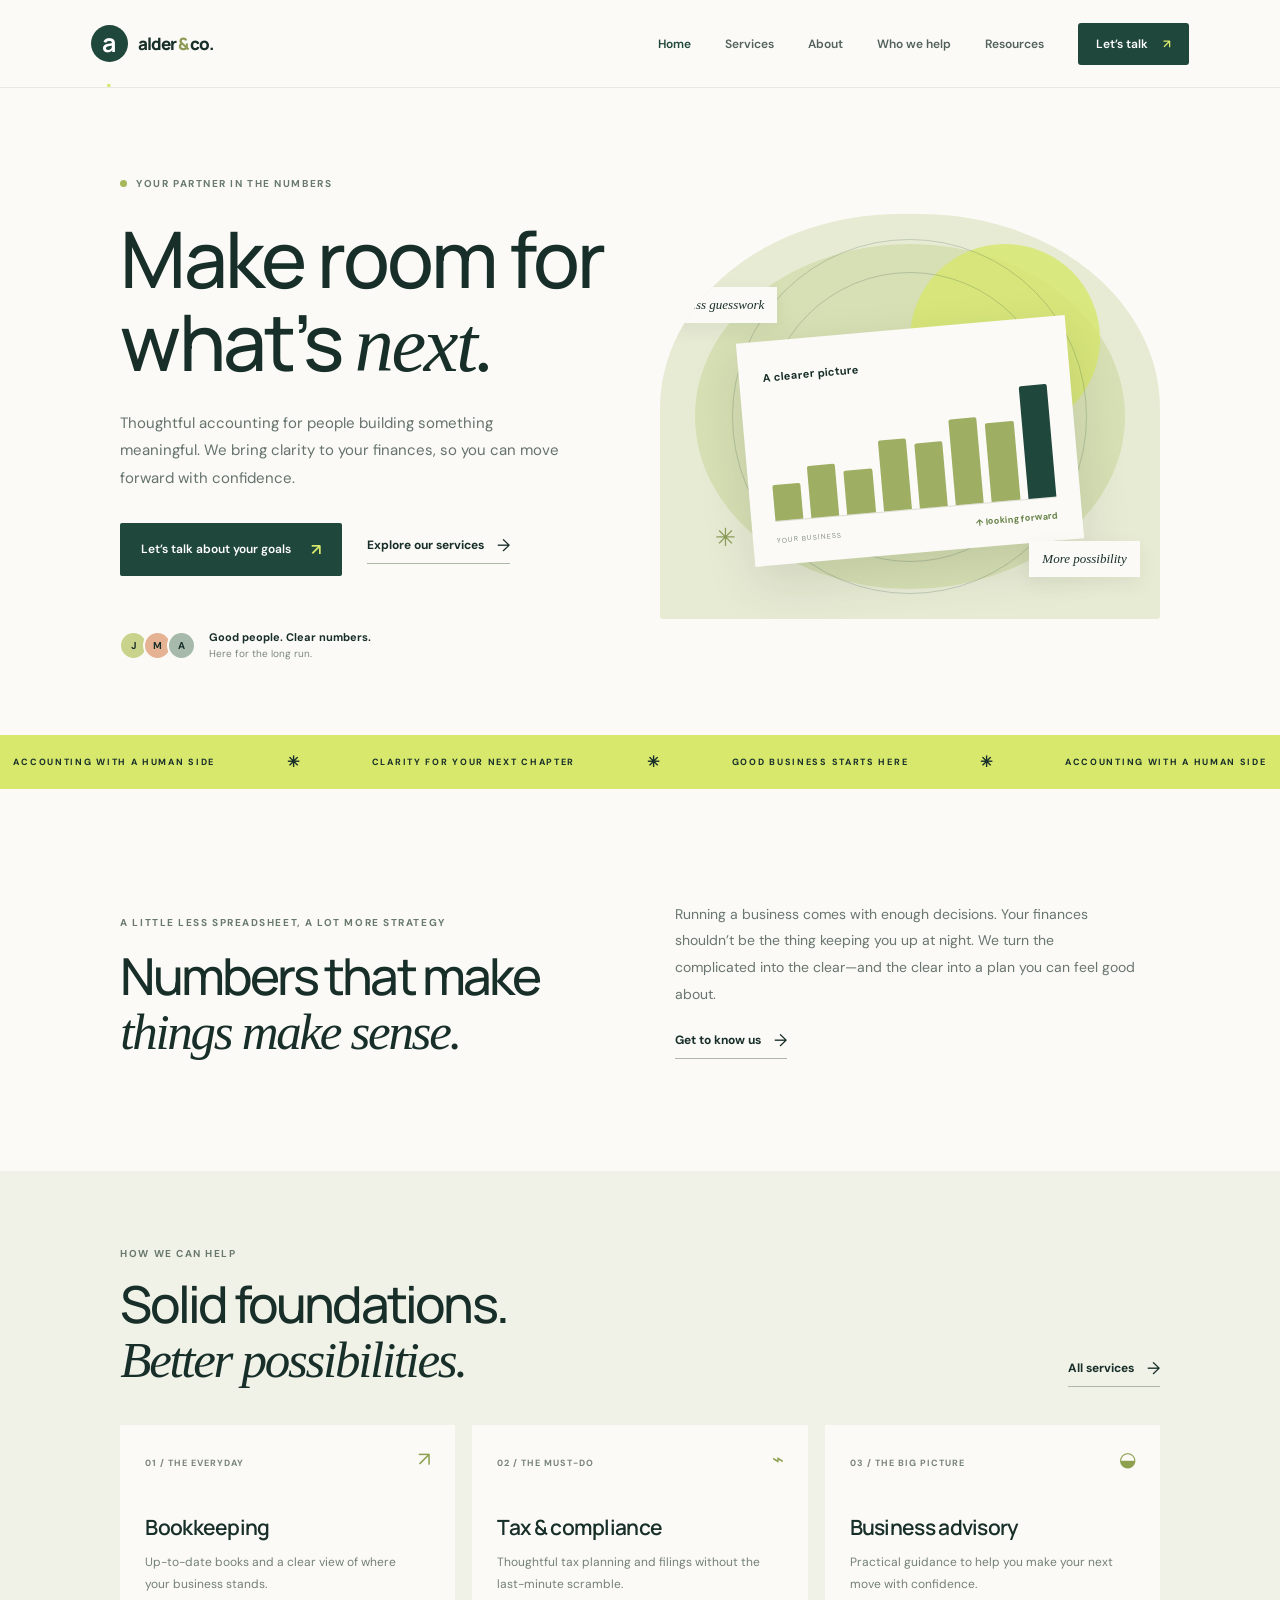
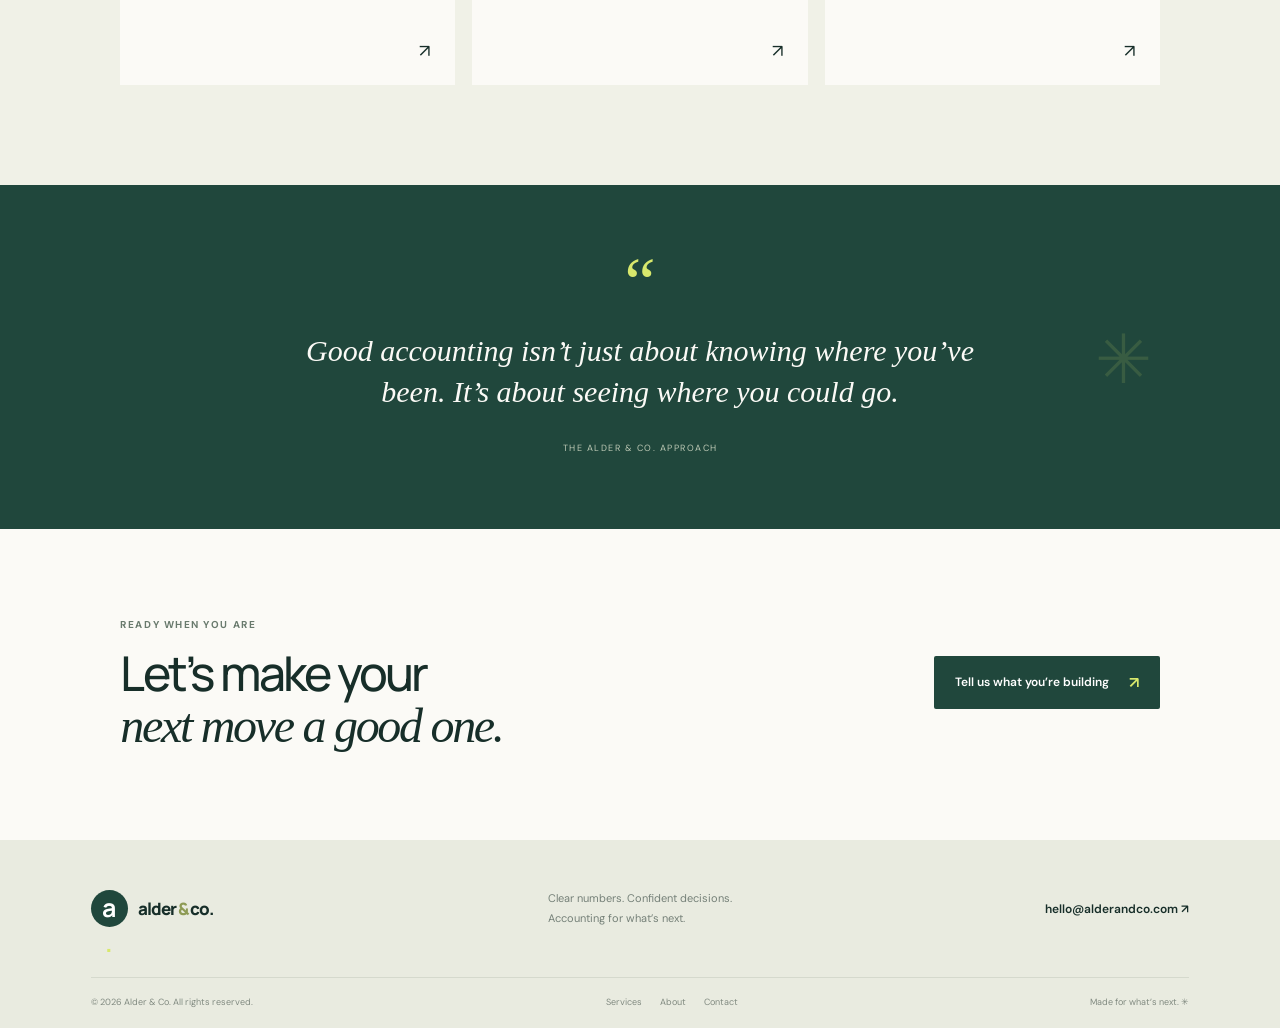
<file: index.html>
<!doctype html>
<html lang="en">
<head>
  <meta charset="utf-8">
  <meta name="viewport" content="width=device-width, initial-scale=1">
  <meta name="description" content="Clear numbers. Confident decisions. Meet Alder & Co., your thoughtful accounting partner.">
  <title>Alder & Co. — Accounting for what's next</title>
  <link rel="preconnect" href="https://fonts.googleapis.com">
  <link rel="preconnect" href="https://fonts.gstatic.com" crossorigin>
  <link href="https://fonts.googleapis.com/css2?family=DM+Sans:wght@400;500;600;700&family=Manrope:wght@400;500;600;700;800&display=swap" rel="stylesheet">
  <link rel="stylesheet" href="styles.css">
  <script src="script.js" defer></script>
</head>
<body>
  <header class="site-header"><a class="brand" href="index.html" aria-label="Alder and Co. home"><span class="brand-mark">a<span>.</span></span><span class="brand-name">alder<span>&</span>co.</span></a><button class="menu-toggle" aria-label="Open navigation" aria-expanded="false"><span></span><span></span></button><nav class="main-nav" aria-label="Main navigation"><a class="active" href="index.html">Home</a><a href="services.html">Services</a><a href="about.html">About</a><a href="industries.html">Who we help</a><a href="resources.html">Resources</a><a class="nav-cta" href="contact.html">Let’s talk <span>↗</span></a></nav></header>
  <main>
    <section class="hero home-hero"><div class="hero-copy"><span class="eyebrow"><i></i> YOUR PARTNER IN THE NUMBERS</span><h1>Make room for<br>what’s <em>next.</em></h1><p class="hero-lede">Thoughtful accounting for people building something meaningful. We bring clarity to your finances, so you can move forward with confidence.</p><div class="hero-actions"><a class="button button-dark" href="contact.html">Let’s talk about your goals <span>↗</span></a><a class="text-link" href="services.html">Explore our services <span>→</span></a></div><div class="trust-line"><div class="avatar-stack"><span>J</span><span>M</span><span>A</span></div><p><strong>Good people. Clear numbers.</strong><br>Here for the long run.</p></div></div><div class="hero-art" aria-label="Abstract illustration of financial growth"><div class="art-orbit orbit-one"></div><div class="art-orbit orbit-two"></div><div class="art-sun"></div><div class="art-card"><span class="card-label">A clearer picture</span><div class="chart-bars"><i></i><i></i><i></i><i></i><i></i><i></i><i></i><i></i></div><div class="chart-foot"><span>YOUR BUSINESS</span><b>↑ looking forward</b></div></div><span class="art-note note-top">Less guesswork</span><span class="art-note note-bottom">More possibility</span><span class="art-star">✳</span></div></section>
    <section class="ticker"><div><span>ACCOUNTING WITH A HUMAN SIDE</span><b>✳</b><span>CLARITY FOR YOUR NEXT CHAPTER</span><b>✳</b><span>GOOD BUSINESS STARTS HERE</span><b>✳</b><span>ACCOUNTING WITH A HUMAN SIDE</span></div></section>
    <section class="intro section-wrap"><div><span class="eyebrow">A LITTLE LESS SPREADSHEET, A LOT MORE STRATEGY</span><h2>Numbers that make<br><em>things make sense.</em></h2></div><div class="intro-copy"><p>Running a business comes with enough decisions. Your finances shouldn’t be the thing keeping you up at night. We turn the complicated into the clear—and the clear into a plan you can feel good about.</p><a class="text-link" href="about.html">Get to know us <span>→</span></a></div></section>
    <section class="service-preview section-wrap"><div class="section-heading"><div><span class="eyebrow">HOW WE CAN HELP</span><h2>Solid foundations.<br><em>Better possibilities.</em></h2></div><a class="text-link" href="services.html">All services <span>→</span></a></div><div class="service-grid"><a class="service-card" href="services.html#bookkeeping"><span class="service-number">01 / THE EVERYDAY</span><span class="service-icon">↗</span><h3>Bookkeeping</h3><p>Up-to-date books and a clear view of where your business stands.</p><span class="card-arrow">↗</span></a><a class="service-card" href="services.html#tax"><span class="service-number">02 / THE MUST-DO</span><span class="service-icon">⌁</span><h3>Tax & compliance</h3><p>Thoughtful tax planning and filings without the last-minute scramble.</p><span class="card-arrow">↗</span></a><a class="service-card" href="services.html#advisory"><span class="service-number">03 / THE BIG PICTURE</span><span class="service-icon">◒</span><h3>Business advisory</h3><p>Practical guidance to help you make your next move with confidence.</p><span class="card-arrow">↗</span></a></div></section>
    <section class="quote-band"><span class="quote-mark">“</span><blockquote>Good accounting isn’t just about knowing where you’ve been. It’s about seeing where you could go.</blockquote><span class="quote-byline">THE ALDER & CO. APPROACH</span><span class="quote-decoration">✳</span></section>
    <section class="bottom-cta section-wrap"><div><span class="eyebrow">READY WHEN YOU ARE</span><h2>Let’s make your<br><em>next move a good one.</em></h2></div><a class="button button-dark" href="contact.html">Tell us what you’re building <span>↗</span></a></section>
  </main>
  <footer class="site-footer"><div class="footer-main"><a class="brand footer-brand" href="index.html"><span class="brand-mark">a<span>.</span></span><span class="brand-name">alder<span>&</span>co.</span></a><p>Clear numbers. Confident decisions.<br>Accounting for what’s next.</p><a class="footer-email" href="mailto:hello@alderandco.com">hello@alderandco.com ↗</a></div><div class="footer-bottom"><span>© <span data-year></span> Alder & Co. All rights reserved.</span><div><a href="services.html">Services</a><a href="about.html">About</a><a href="contact.html">Contact</a></div><span>Made for what’s next. ✳</span></div></footer>
</body>
</html>
</file>
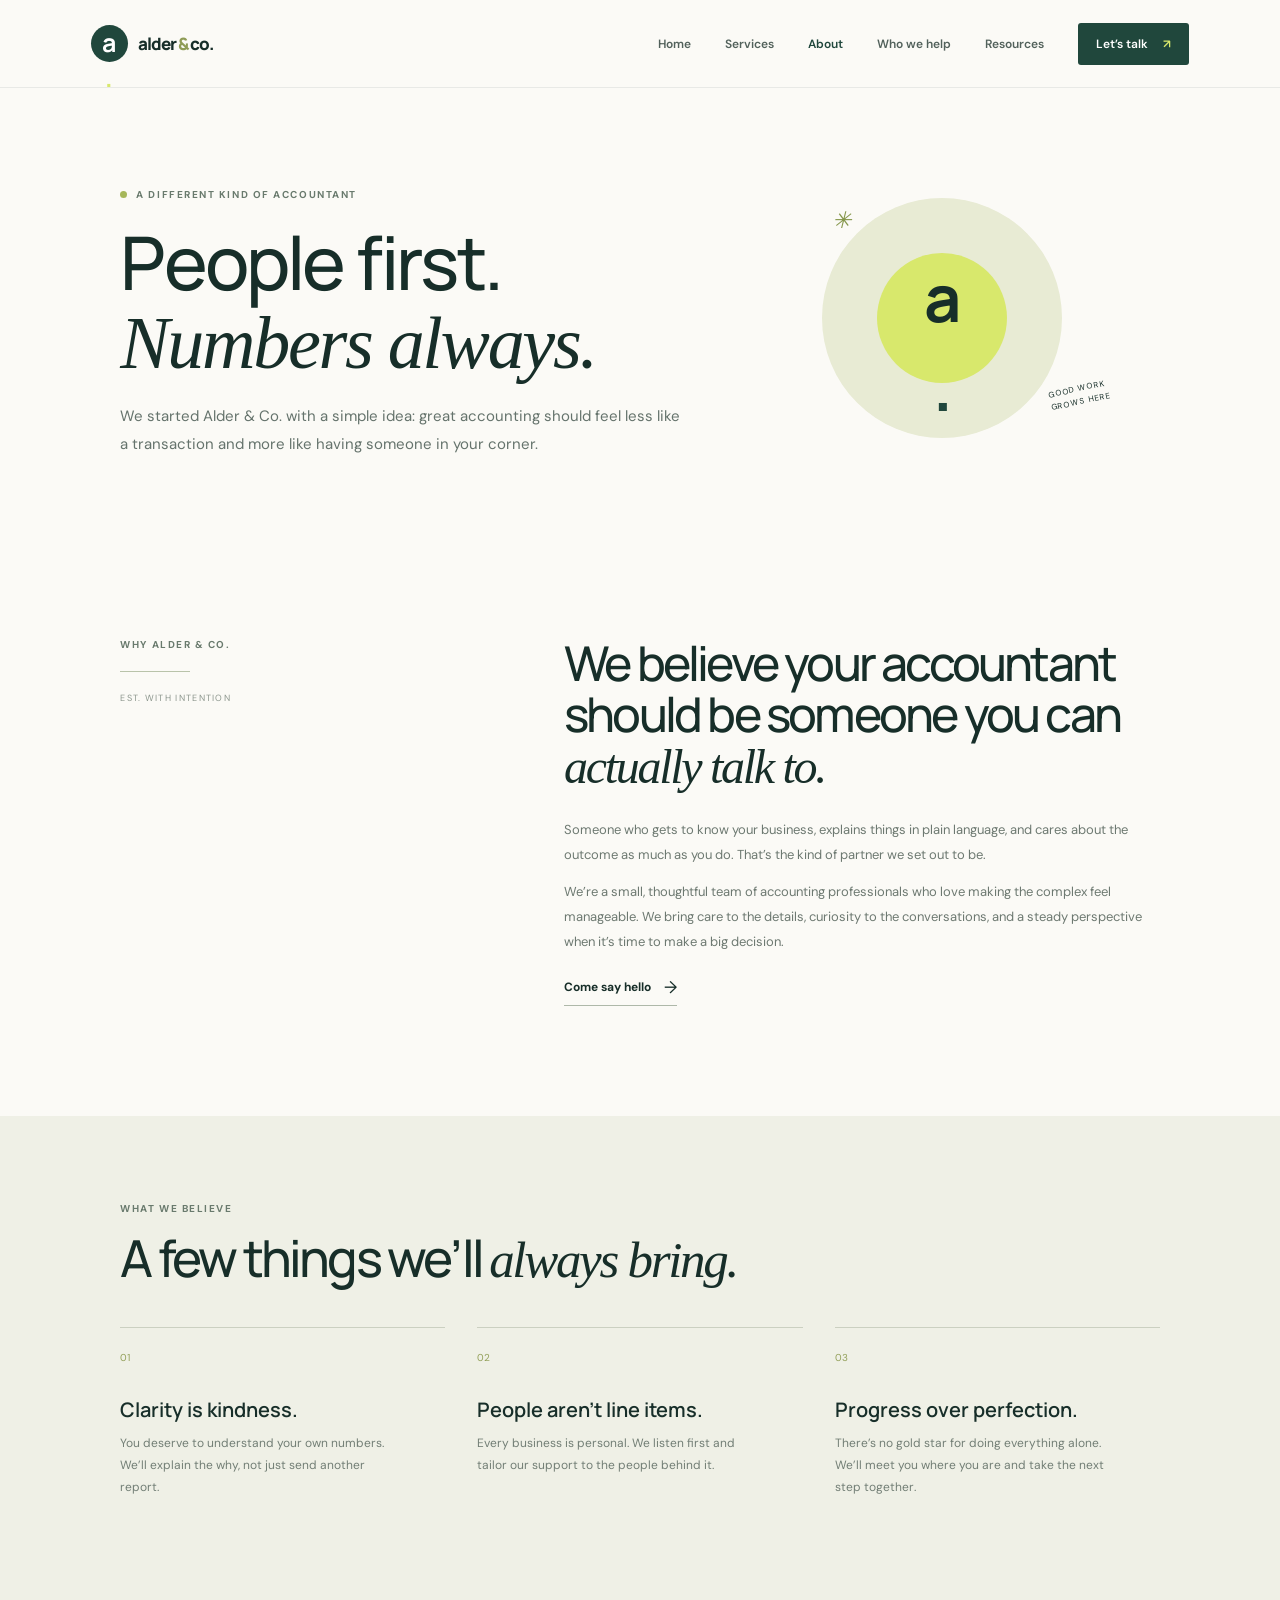
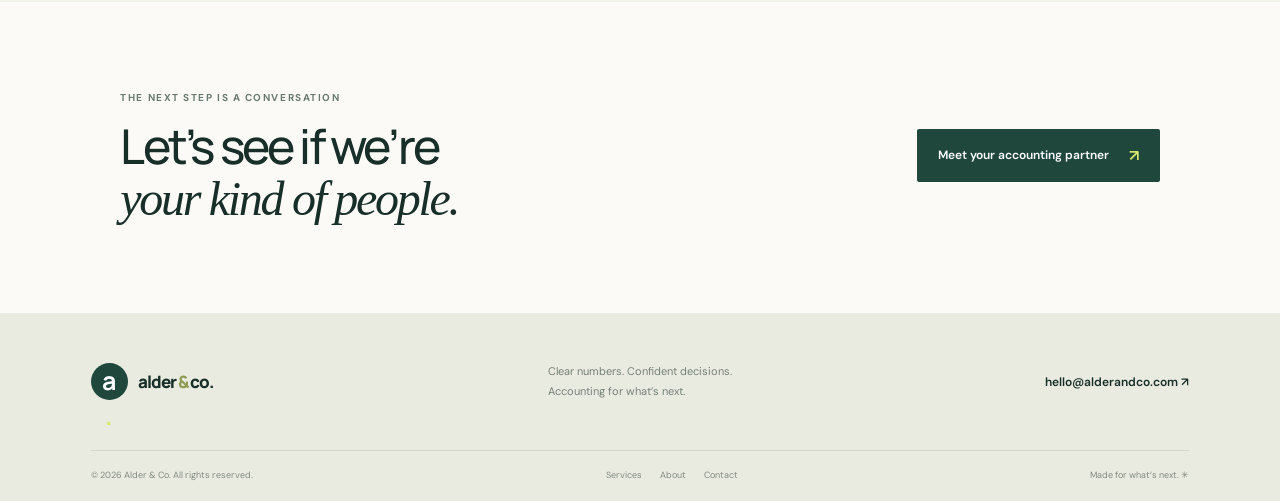
<file: about.html>
<!doctype html>
<html lang="en">
<head><meta charset="utf-8"><meta name="viewport" content="width=device-width, initial-scale=1"><meta name="description" content="Meet Alder & Co.: a thoughtful accounting team that puts people first."><title>About — Alder & Co.</title><link rel="preconnect" href="https://fonts.googleapis.com"><link rel="preconnect" href="https://fonts.gstatic.com" crossorigin><link href="https://fonts.googleapis.com/css2?family=DM+Sans:wght@400;500;600;700&family=Manrope:wght@400;500;600;700;800&display=swap" rel="stylesheet"><link rel="stylesheet" href="styles.css"><script src="script.js" defer></script></head>
<body><header class="site-header"><a class="brand" href="index.html" aria-label="Alder and Co. home"><span class="brand-mark">a<span>.</span></span><span class="brand-name">alder<span>&</span>co.</span></a><button class="menu-toggle" aria-label="Open navigation" aria-expanded="false"><span></span><span></span></button><nav class="main-nav" aria-label="Main navigation"><a href="index.html">Home</a><a href="services.html">Services</a><a class="active" href="about.html">About</a><a href="industries.html">Who we help</a><a href="resources.html">Resources</a><a class="nav-cta" href="contact.html">Let’s talk <span>↗</span></a></nav></header>
<main><section class="page-hero about-hero section-wrap"><span class="eyebrow"><i></i> A DIFFERENT KIND OF ACCOUNTANT</span><h1>People first.<br><em>Numbers always.</em></h1><p>We started Alder & Co. with a simple idea: great accounting should feel less like a transaction and more like having someone in your corner.</p><div class="about-hero-art"><div class="about-sun">a<span>.</span></div><span>GOOD WORK<br>GROWS HERE</span><i>✳</i></div></section>
<section class="story-section section-wrap"><div class="story-label"><span class="eyebrow">WHY ALDER & CO.</span><span class="story-line"></span><span class="story-index">EST. WITH INTENTION</span></div><div class="story-copy"><h2>We believe your accountant should be someone you can <em>actually talk to.</em></h2><p>Someone who gets to know your business, explains things in plain language, and cares about the outcome as much as you do. That’s the kind of partner we set out to be.</p><p>We’re a small, thoughtful team of accounting professionals who love making the complex feel manageable. We bring care to the details, curiosity to the conversations, and a steady perspective when it’s time to make a big decision.</p><a class="text-link" href="contact.html">Come say hello <span>→</span></a></div></section>
<section class="values-section"><div class="section-wrap"><span class="eyebrow">WHAT WE BELIEVE</span><h2>A few things we’ll <em>always bring.</em></h2><div class="values-grid"><article><span>01</span><h3>Clarity is kindness.</h3><p>You deserve to understand your own numbers. We’ll explain the why, not just send another report.</p></article><article><span>02</span><h3>People aren’t line items.</h3><p>Every business is personal. We listen first and tailor our support to the people behind it.</p></article><article><span>03</span><h3>Progress over perfection.</h3><p>There’s no gold star for doing everything alone. We’ll meet you where you are and take the next step together.</p></article></div></div></section>
<section class="bottom-cta section-wrap"><div><span class="eyebrow">THE NEXT STEP IS A CONVERSATION</span><h2>Let’s see if we’re<br><em>your kind of people.</em></h2></div><a class="button button-dark" href="contact.html">Meet your accounting partner <span>↗</span></a></section></main>
<footer class="site-footer"><div class="footer-main"><a class="brand footer-brand" href="index.html"><span class="brand-mark">a<span>.</span></span><span class="brand-name">alder<span>&</span>co.</span></a><p>Clear numbers. Confident decisions.<br>Accounting for what’s next.</p><a class="footer-email" href="mailto:hello@alderandco.com">hello@alderandco.com ↗</a></div><div class="footer-bottom"><span>© <span data-year></span> Alder & Co. All rights reserved.</span><div><a href="services.html">Services</a><a href="about.html">About</a><a href="contact.html">Contact</a></div><span>Made for what’s next. ✳</span></div></footer></body></html>
</file>
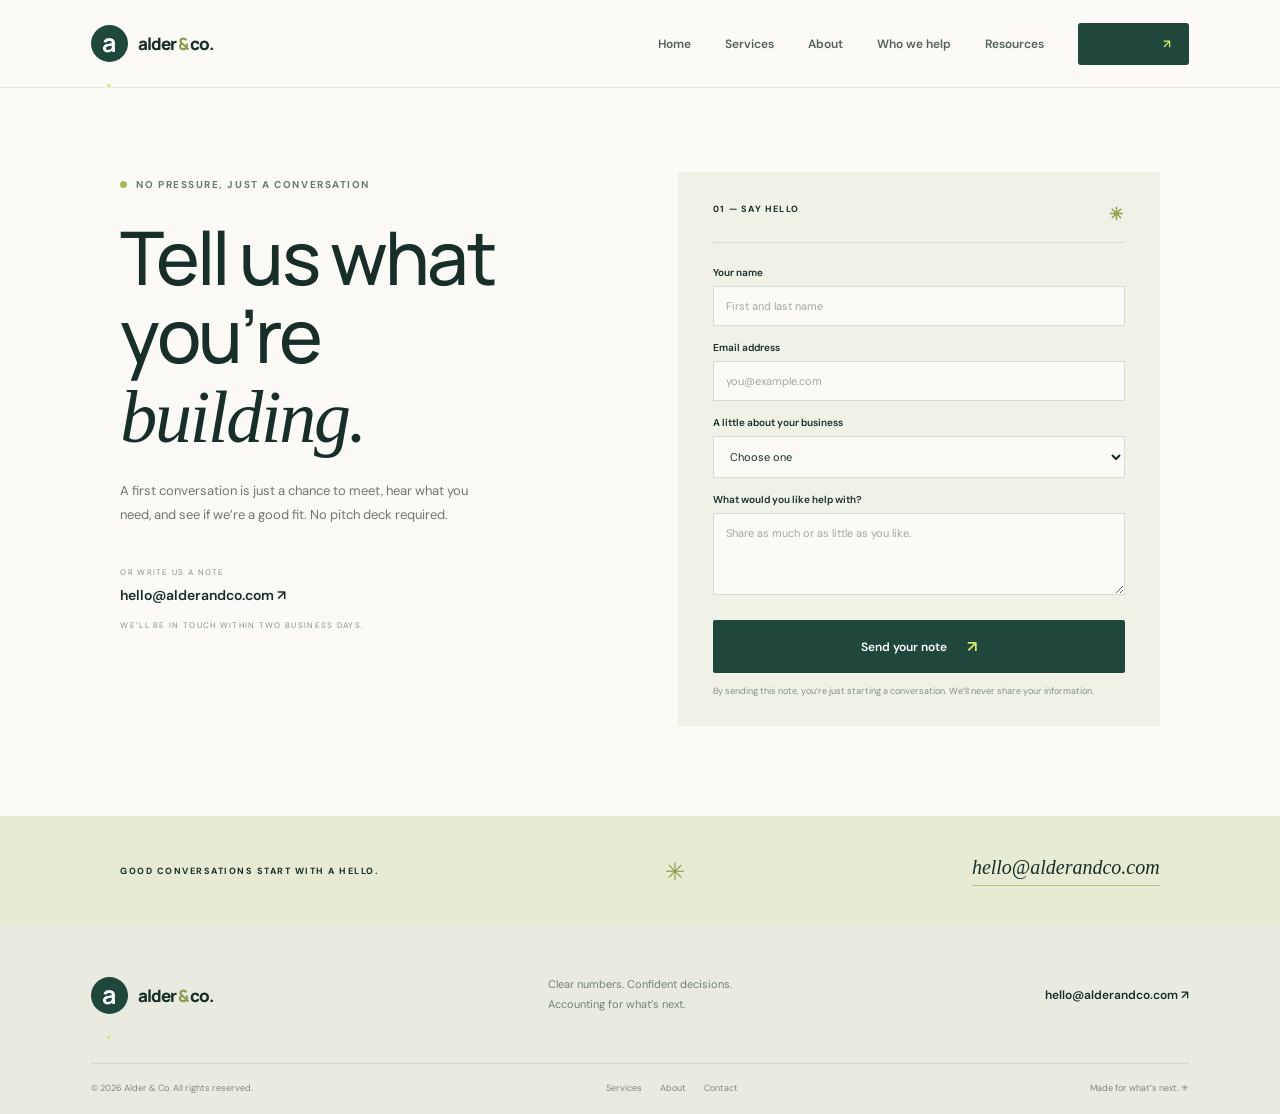
<file: contact.html>
<!doctype html>
<html lang="en">
<head><meta charset="utf-8"><meta name="viewport" content="width=device-width, initial-scale=1"><meta name="description" content="Start a conversation with Alder & Co. about accounting for your business."><title>Contact — Alder & Co.</title><link rel="preconnect" href="https://fonts.googleapis.com"><link rel="preconnect" href="https://fonts.gstatic.com" crossorigin><link href="https://fonts.googleapis.com/css2?family=DM+Sans:wght@400;500;600;700&family=Manrope:wght@400;500;600;700;800&display=swap" rel="stylesheet"><link rel="stylesheet" href="styles.css"><script src="script.js" defer></script></head>
<body><header class="site-header"><a class="brand" href="index.html" aria-label="Alder and Co. home"><span class="brand-mark">a<span>.</span></span><span class="brand-name">alder<span>&</span>co.</span></a><button class="menu-toggle" aria-label="Open navigation" aria-expanded="false"><span></span><span></span></button><nav class="main-nav" aria-label="Main navigation"><a href="index.html">Home</a><a href="services.html">Services</a><a href="about.html">About</a><a href="industries.html">Who we help</a><a href="resources.html">Resources</a><a class="nav-cta active" href="contact.html">Let’s talk <span>↗</span></a></nav></header>
<main><section class="contact-hero section-wrap"><div class="contact-intro"><span class="eyebrow"><i></i> NO PRESSURE, JUST A CONVERSATION</span><h1>Tell us what<br>you’re <em>building.</em></h1><p>A first conversation is just a chance to meet, hear what you need, and see if we’re a good fit. No pitch deck required.</p><div class="contact-details"><span>OR WRITE US A NOTE</span><a href="mailto:hello@alderandco.com">hello@alderandco.com ↗</a><span>WE’LL BE IN TOUCH WITHIN TWO BUSINESS DAYS.</span></div></div><form class="contact-form" action="mailto:hello@alderandco.com" method="post" enctype="text/plain"><div class="form-heading"><span>01 — SAY HELLO</span><span>✳</span></div><label for="name">Your name</label><input id="name" name="name" type="text" placeholder="First and last name" required><label for="email">Email address</label><input id="email" name="email" type="email" placeholder="you@example.com" required><label for="business">A little about your business</label><select id="business" name="business" required><option value="" disabled selected>Choose one</option><option>I'm just getting started</option><option>I'm an independent professional</option><option>I'm running a growing business</option><option>I'm part of an established team</option><option>Something else</option></select><label for="message">What would you like help with?</label><textarea id="message" name="message" rows="4" placeholder="Share as much or as little as you like."></textarea><button class="button button-dark form-submit" type="submit">Send your note <span>↗</span></button><p class="form-note">By sending this note, you’re just starting a conversation. We’ll never share your information.</p></form></section><section class="contact-bottom"><div class="section-wrap contact-bottom-inner"><span>GOOD CONVERSATIONS START WITH A HELLO.</span><span class="contact-spark">✳</span><a href="mailto:hello@alderandco.com">hello@alderandco.com</a></div></section></main>
<footer class="site-footer"><div class="footer-main"><a class="brand footer-brand" href="index.html"><span class="brand-mark">a<span>.</span></span><span class="brand-name">alder<span>&</span>co.</span></a><p>Clear numbers. Confident decisions.<br>Accounting for what’s next.</p><a class="footer-email" href="mailto:hello@alderandco.com">hello@alderandco.com ↗</a></div><div class="footer-bottom"><span>© <span data-year></span> Alder & Co. All rights reserved.</span><div><a href="services.html">Services</a><a href="about.html">About</a><a href="contact.html">Contact</a></div><span>Made for what’s next. ✳</span></div></footer></body></html>
</file>
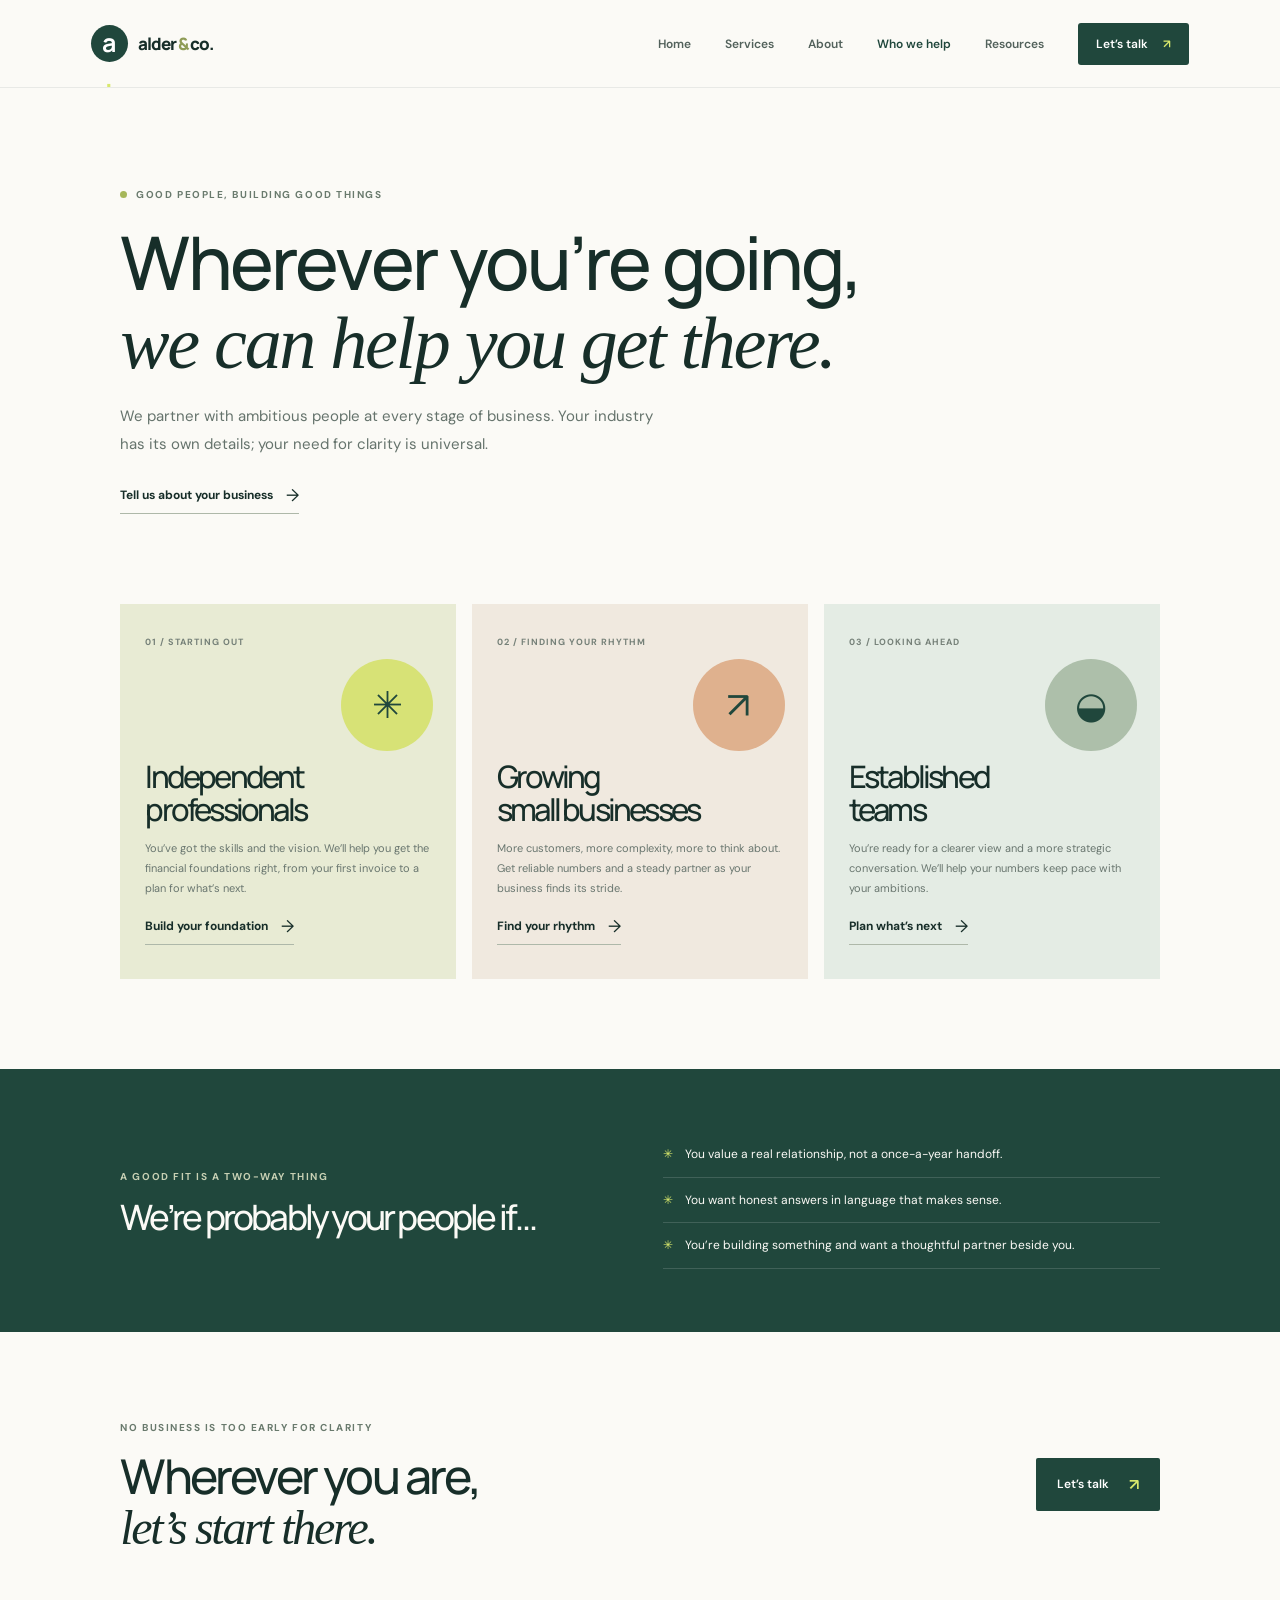
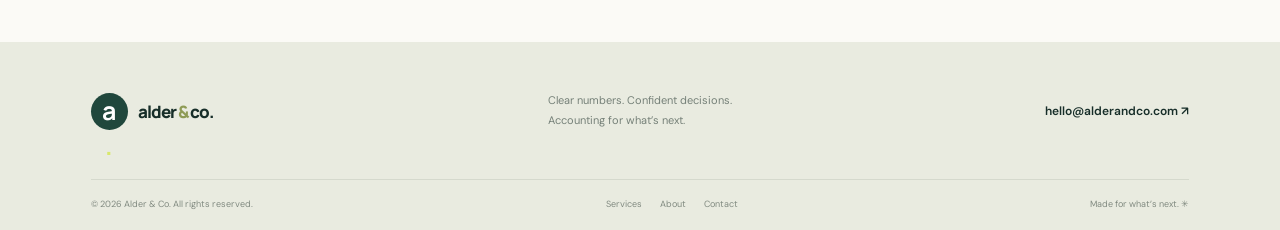
<file: industries.html>
<!doctype html>
<html lang="en">
<head><meta charset="utf-8"><meta name="viewport" content="width=device-width, initial-scale=1"><meta name="description" content="Alder & Co. supports independent professionals, growing teams, and established businesses."><title>Who we help — Alder & Co.</title><link rel="preconnect" href="https://fonts.googleapis.com"><link rel="preconnect" href="https://fonts.gstatic.com" crossorigin><link href="https://fonts.googleapis.com/css2?family=DM+Sans:wght@400;500;600;700&family=Manrope:wght@400;500;600;700;800&display=swap" rel="stylesheet"><link rel="stylesheet" href="styles.css"><script src="script.js" defer></script></head>
<body><header class="site-header"><a class="brand" href="index.html" aria-label="Alder and Co. home"><span class="brand-mark">a<span>.</span></span><span class="brand-name">alder<span>&</span>co.</span></a><button class="menu-toggle" aria-label="Open navigation" aria-expanded="false"><span></span><span></span></button><nav class="main-nav" aria-label="Main navigation"><a href="index.html">Home</a><a href="services.html">Services</a><a href="about.html">About</a><a class="active" href="industries.html">Who we help</a><a href="resources.html">Resources</a><a class="nav-cta" href="contact.html">Let’s talk <span>↗</span></a></nav></header>
<main><section class="page-hero section-wrap"><span class="eyebrow"><i></i> GOOD PEOPLE, BUILDING GOOD THINGS</span><h1>Wherever you’re going,<br><em>we can help you get there.</em></h1><p>We partner with ambitious people at every stage of business. Your industry has its own details; your need for clarity is universal.</p><a class="text-link" href="contact.html">Tell us about your business <span>→</span></a></section>
<section class="audience-grid section-wrap"><article class="audience-card audience-one"><span class="audience-n">01 / STARTING OUT</span><div class="audience-shape shape-one">✳</div><h2>Independent<br>professionals</h2><p>You’ve got the skills and the vision. We’ll help you get the financial foundations right, from your first invoice to a plan for what’s next.</p><a href="contact.html" class="text-link">Build your foundation <span>→</span></a></article><article class="audience-card audience-two"><span class="audience-n">02 / FINDING YOUR RHYTHM</span><div class="audience-shape shape-two">↗</div><h2>Growing<br>small businesses</h2><p>More customers, more complexity, more to think about. Get reliable numbers and a steady partner as your business finds its stride.</p><a href="contact.html" class="text-link">Find your rhythm <span>→</span></a></article><article class="audience-card audience-three"><span class="audience-n">03 / LOOKING AHEAD</span><div class="audience-shape shape-three">◒</div><h2>Established<br>teams</h2><p>You’re ready for a clearer view and a more strategic conversation. We’ll help your numbers keep pace with your ambitions.</p><a href="contact.html" class="text-link">Plan what’s next <span>→</span></a></article></section>
<section class="fit-band"><div class="section-wrap fit-inner"><div><span class="eyebrow">A GOOD FIT IS A TWO-WAY THING</span><h2>We’re probably your people if…</h2></div><ul><li>You value a real relationship, not a once-a-year handoff.</li><li>You want honest answers in language that makes sense.</li><li>You’re building something and want a thoughtful partner beside you.</li></ul></div></section>
<section class="bottom-cta section-wrap"><div><span class="eyebrow">NO BUSINESS IS TOO EARLY FOR CLARITY</span><h2>Wherever you are,<br><em>let’s start there.</em></h2></div><a class="button button-dark" href="contact.html">Let’s talk <span>↗</span></a></section></main>
<footer class="site-footer"><div class="footer-main"><a class="brand footer-brand" href="index.html"><span class="brand-mark">a<span>.</span></span><span class="brand-name">alder<span>&</span>co.</span></a><p>Clear numbers. Confident decisions.<br>Accounting for what’s next.</p><a class="footer-email" href="mailto:hello@alderandco.com">hello@alderandco.com ↗</a></div><div class="footer-bottom"><span>© <span data-year></span> Alder & Co. All rights reserved.</span><div><a href="services.html">Services</a><a href="about.html">About</a><a href="contact.html">Contact</a></div><span>Made for what’s next. ✳</span></div></footer></body></html>
</file>
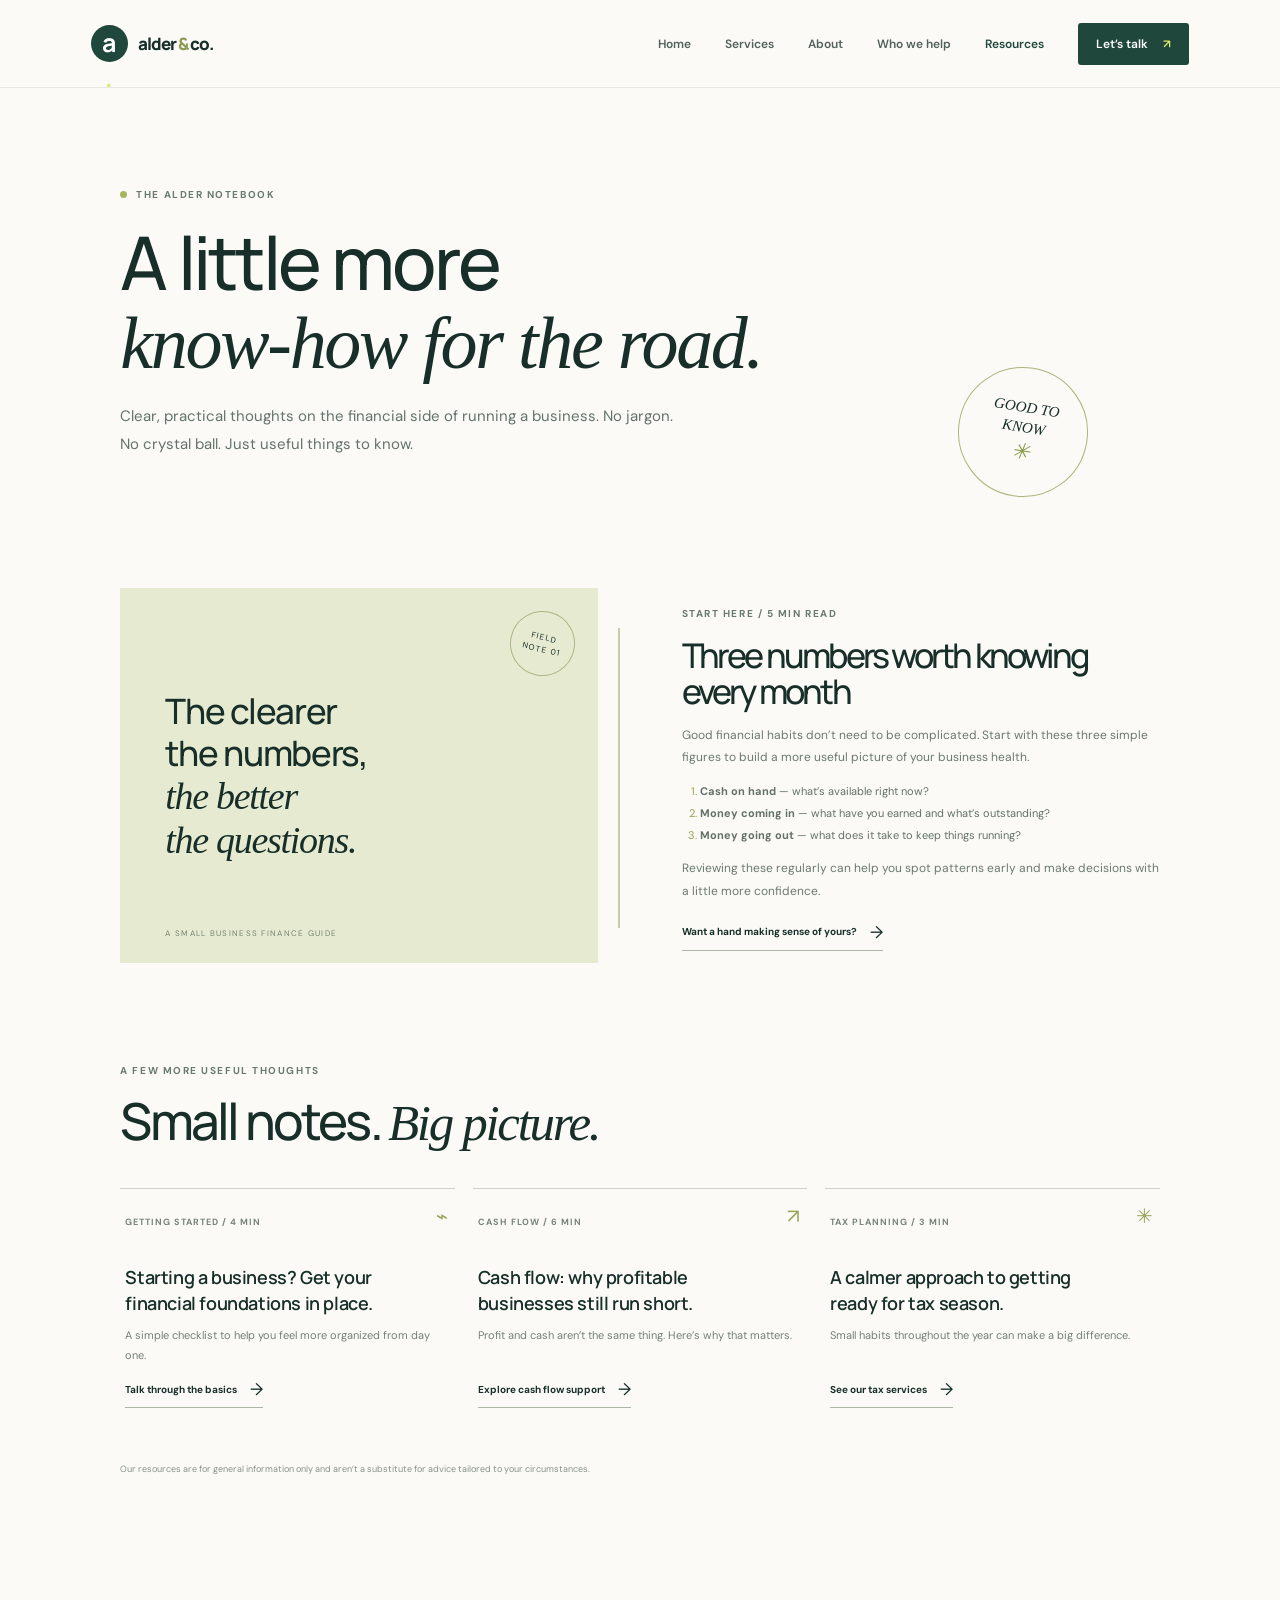
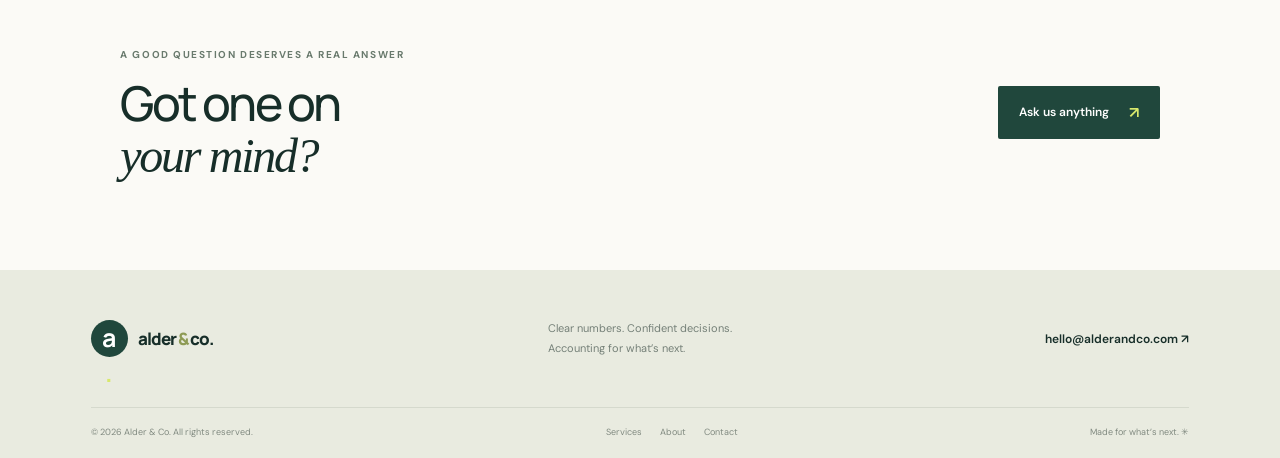
<file: resources.html>
<!doctype html>
<html lang="en">
<head><meta charset="utf-8"><meta name="viewport" content="width=device-width, initial-scale=1"><meta name="description" content="Practical notes and helpful guides for making sense of your business finances."><title>Resources — Alder & Co.</title><link rel="preconnect" href="https://fonts.googleapis.com"><link rel="preconnect" href="https://fonts.gstatic.com" crossorigin><link href="https://fonts.googleapis.com/css2?family=DM+Sans:wght@400;500;600;700&family=Manrope:wght@400;500;600;700;800&display=swap" rel="stylesheet"><link rel="stylesheet" href="styles.css"><script src="script.js" defer></script></head>
<body><header class="site-header"><a class="brand" href="index.html" aria-label="Alder and Co. home"><span class="brand-mark">a<span>.</span></span><span class="brand-name">alder<span>&</span>co.</span></a><button class="menu-toggle" aria-label="Open navigation" aria-expanded="false"><span></span><span></span></button><nav class="main-nav" aria-label="Main navigation"><a href="index.html">Home</a><a href="services.html">Services</a><a href="about.html">About</a><a href="industries.html">Who we help</a><a class="active" href="resources.html">Resources</a><a class="nav-cta" href="contact.html">Let’s talk <span>↗</span></a></nav></header>
<main><section class="page-hero resources-hero section-wrap"><span class="eyebrow"><i></i> THE ALDER NOTEBOOK</span><h1>A little more<br><em>know-how for the road.</em></h1><p>Clear, practical thoughts on the financial side of running a business. No jargon. No crystal ball. Just useful things to know.</p><div class="notebook-doodle">GOOD TO<br>KNOW <span>✳</span></div></section>
<section class="resource-feature section-wrap"><div class="feature-visual"><span class="feature-sticker">FIELD<br>NOTE 01</span><div class="feature-visual-title">The clearer<br>the numbers,<br><em>the better<br>the questions.</em></div><span class="feature-visual-foot">A SMALL BUSINESS FINANCE GUIDE</span></div><div class="feature-copy"><span class="eyebrow">START HERE / 5 MIN READ</span><h2>Three numbers worth knowing every month</h2><p>Good financial habits don’t need to be complicated. Start with these three simple figures to build a more useful picture of your business health.</p><ol><li><b>Cash on hand</b> — what’s available right now?</li><li><b>Money coming in</b> — what have you earned and what’s outstanding?</li><li><b>Money going out</b> — what does it take to keep things running?</li></ol><p>Reviewing these regularly can help you spot patterns early and make decisions with a little more confidence.</p><a class="text-link" href="contact.html">Want a hand making sense of yours? <span>→</span></a></div></section>
<section class="resource-cards section-wrap"><div class="section-heading"><div><span class="eyebrow">A FEW MORE USEFUL THOUGHTS</span><h2>Small notes. <em>Big picture.</em></h2></div></div><div class="resource-grid"><article><span class="resource-tag">GETTING STARTED / 4 MIN</span><span class="resource-symbol">⌁</span><h3>Starting a business? Get your financial foundations in place.</h3><p>A simple checklist to help you feel more organized from day one.</p><a href="contact.html" class="text-link">Talk through the basics <span>→</span></a></article><article><span class="resource-tag">CASH FLOW / 6 MIN</span><span class="resource-symbol">↗</span><h3>Cash flow: why profitable businesses still run short.</h3><p>Profit and cash aren’t the same thing. Here’s why that matters.</p><a href="services.html#advisory" class="text-link">Explore cash flow support <span>→</span></a></article><article><span class="resource-tag">TAX PLANNING / 3 MIN</span><span class="resource-symbol">✳</span><h3>A calmer approach to getting ready for tax season.</h3><p>Small habits throughout the year can make a big difference.</p><a href="services.html#tax" class="text-link">See our tax services <span>→</span></a></article></div><p class="resource-disclaimer">Our resources are for general information only and aren’t a substitute for advice tailored to your circumstances.</p></section>
<section class="bottom-cta section-wrap"><div><span class="eyebrow">A GOOD QUESTION DESERVES A REAL ANSWER</span><h2>Got one on<br><em>your mind?</em></h2></div><a class="button button-dark" href="contact.html">Ask us anything <span>↗</span></a></section></main>
<footer class="site-footer"><div class="footer-main"><a class="brand footer-brand" href="index.html"><span class="brand-mark">a<span>.</span></span><span class="brand-name">alder<span>&</span>co.</span></a><p>Clear numbers. Confident decisions.<br>Accounting for what’s next.</p><a class="footer-email" href="mailto:hello@alderandco.com">hello@alderandco.com ↗</a></div><div class="footer-bottom"><span>© <span data-year></span> Alder & Co. All rights reserved.</span><div><a href="services.html">Services</a><a href="about.html">About</a><a href="contact.html">Contact</a></div><span>Made for what’s next. ✳</span></div></footer></body></html>
</file>
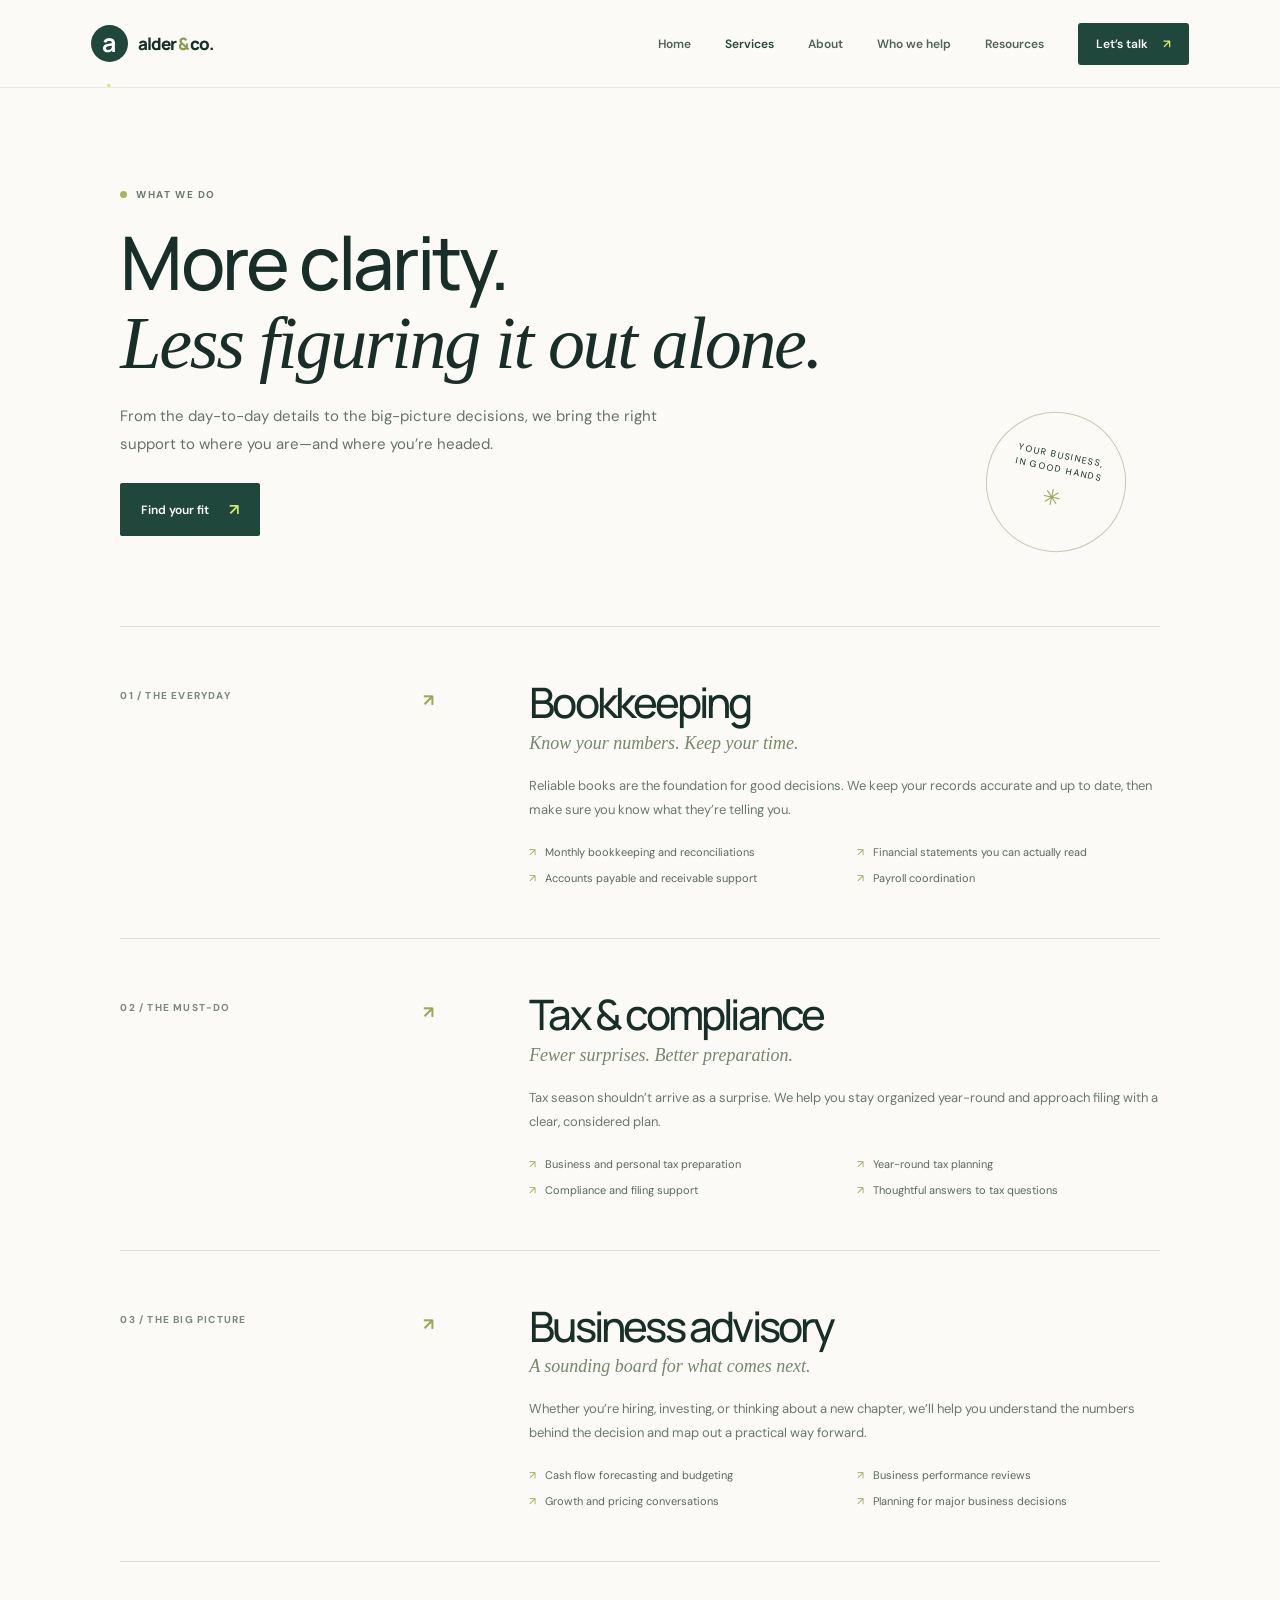
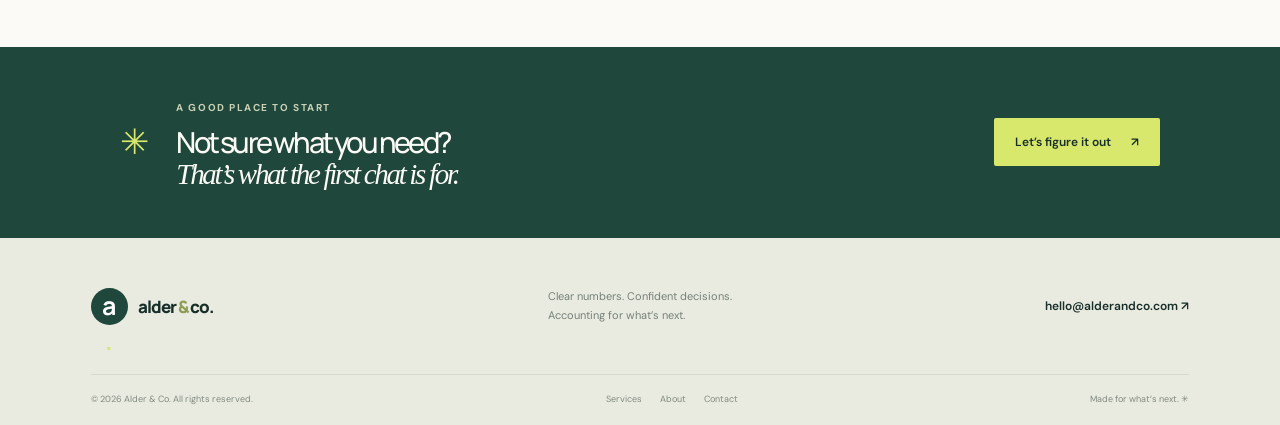
<file: services.html>
<!doctype html>
<html lang="en">
<head><meta charset="utf-8"><meta name="viewport" content="width=device-width, initial-scale=1"><meta name="description" content="Explore bookkeeping, tax and advisory services from Alder & Co."><title>Services — Alder & Co.</title><link rel="preconnect" href="https://fonts.googleapis.com"><link rel="preconnect" href="https://fonts.gstatic.com" crossorigin><link href="https://fonts.googleapis.com/css2?family=DM+Sans:wght@400;500;600;700&family=Manrope:wght@400;500;600;700;800&display=swap" rel="stylesheet"><link rel="stylesheet" href="styles.css"><script src="script.js" defer></script></head>
<body><header class="site-header"><a class="brand" href="index.html" aria-label="Alder and Co. home"><span class="brand-mark">a<span>.</span></span><span class="brand-name">alder<span>&</span>co.</span></a><button class="menu-toggle" aria-label="Open navigation" aria-expanded="false"><span></span><span></span></button><nav class="main-nav" aria-label="Main navigation"><a href="index.html">Home</a><a class="active" href="services.html">Services</a><a href="about.html">About</a><a href="industries.html">Who we help</a><a href="resources.html">Resources</a><a class="nav-cta" href="contact.html">Let’s talk <span>↗</span></a></nav></header>
<main><section class="page-hero section-wrap"><span class="eyebrow"><i></i> WHAT WE DO</span><h1>More clarity.<br><em>Less figuring it out alone.</em></h1><p>From the day-to-day details to the big-picture decisions, we bring the right support to where you are—and where you’re headed.</p><a class="button button-dark" href="contact.html">Find your fit <span>↗</span></a><div class="page-hero-stamp">YOUR BUSINESS,<br>IN GOOD HANDS <span>✳</span></div></section>
<section class="service-list section-wrap"><article class="service-row" id="bookkeeping"><div class="service-row-tag">01 / THE EVERYDAY <span>↗</span></div><div><h2>Bookkeeping</h2><p class="service-sub">Know your numbers. Keep your time.</p><p>Reliable books are the foundation for good decisions. We keep your records accurate and up to date, then make sure you know what they’re telling you.</p><ul><li>Monthly bookkeeping and reconciliations</li><li>Financial statements you can actually read</li><li>Accounts payable and receivable support</li><li>Payroll coordination</li></ul></div></article><article class="service-row" id="tax"><div class="service-row-tag">02 / THE MUST-DO <span>↗</span></div><div><h2>Tax & compliance</h2><p class="service-sub">Fewer surprises. Better preparation.</p><p>Tax season shouldn’t arrive as a surprise. We help you stay organized year-round and approach filing with a clear, considered plan.</p><ul><li>Business and personal tax preparation</li><li>Year-round tax planning</li><li>Compliance and filing support</li><li>Thoughtful answers to tax questions</li></ul></div></article><article class="service-row" id="advisory"><div class="service-row-tag">03 / THE BIG PICTURE <span>↗</span></div><div><h2>Business advisory</h2><p class="service-sub">A sounding board for what comes next.</p><p>Whether you’re hiring, investing, or thinking about a new chapter, we’ll help you understand the numbers behind the decision and map out a practical way forward.</p><ul><li>Cash flow forecasting and budgeting</li><li>Business performance reviews</li><li>Growth and pricing conversations</li><li>Planning for major business decisions</li></ul></div></article></section>
<section class="service-note"><div class="note-symbol">✳</div><div><span class="eyebrow">A GOOD PLACE TO START</span><h2>Not sure what you need?<br><em>That’s what the first chat is for.</em></h2></div><a class="button button-light" href="contact.html">Let’s figure it out <span>↗</span></a></section></main>
<footer class="site-footer"><div class="footer-main"><a class="brand footer-brand" href="index.html"><span class="brand-mark">a<span>.</span></span><span class="brand-name">alder<span>&</span>co.</span></a><p>Clear numbers. Confident decisions.<br>Accounting for what’s next.</p><a class="footer-email" href="mailto:hello@alderandco.com">hello@alderandco.com ↗</a></div><div class="footer-bottom"><span>© <span data-year></span> Alder & Co. All rights reserved.</span><div><a href="services.html">Services</a><a href="about.html">About</a><a href="contact.html">Contact</a></div><span>Made for what’s next. ✳</span></div></footer></body></html>
</file>
<file: styles.css>
@import url('https://fonts.googleapis.com/css2?family=DM+Sans:wght@400;500;600;700&family=Manrope:wght@400;500;600;700;800&display=swap');
:root{--ink:#172e29;--green:#20473c;--green-dark:#18382f;--lime:#d8e86c;--cream:#f6f5ee;--paper:#fbfaf6;--muted:#75817b;--line:#dedfd6;--serif:Georgia,'Times New Roman',serif;--sans:'DM Sans',Arial,sans-serif;--display:'Manrope',Arial,sans-serif}*{box-sizing:border-box}html{scroll-behavior:smooth}body{margin:0;background:var(--paper);color:var(--ink);font-family:var(--sans);-webkit-font-smoothing:antialiased}a{color:inherit;text-decoration:none}.site-header{height:88px;padding:0 7.1%;display:flex;align-items:center;justify-content:space-between;border-bottom:1px solid rgba(23,46,41,.08);position:relative;z-index:10;background:var(--paper)}.brand{display:inline-flex;align-items:center;gap:10px}.brand-mark{width:37px;height:37px;background:var(--green);border-radius:50%;display:grid;place-items:center;color:white;font:700 25px var(--display);letter-spacing:-3px;padding-right:3px}.brand-mark span{color:var(--lime)}.brand-name{font:800 17px var(--display);letter-spacing:-1px}.brand-name span{color:#8e9b55;margin:0 2px}.main-nav{display:flex;align-items:center;gap:34px}.main-nav>a{font-size:12px;font-weight:600;color:#52615b;transition:color .2s}.main-nav>a:hover,.main-nav>a.active{color:var(--green)}.main-nav .nav-cta{padding:13px 18px;background:var(--green);color:white;border-radius:3px}.nav-cta span{color:var(--lime);padding-left:12px}.menu-toggle{display:none}.hero{padding:83px 9.4% 72px;display:grid;grid-template-columns:1fr 1fr;align-items:center;gap:40px;min-height:570px;overflow:hidden}.eyebrow{font-size:10px;letter-spacing:1.55px;font-weight:700;color:#697a6d;display:inline-flex;align-items:center;gap:9px}.eyebrow i{width:7px;height:7px;border-radius:50%;background:#a6b75a;display:inline-block}h1,h2,h3,p{margin-top:0}h1,h2{font-family:var(--display);letter-spacing:-2.8px;font-weight:500;line-height:1.06}h1{font-size:clamp(54px,6.1vw,82px);margin:25px 0 23px}h1 em,h2 em{font-family:var(--serif);font-weight:400;letter-spacing:-2.3px}.hero-lede,.page-hero>p{font-size:15px;line-height:1.85;color:#65736c;max-width:440px}.hero-actions{display:flex;gap:25px;align-items:center;margin-top:30px}.button{display:inline-flex;align-items:center;justify-content:center;gap:20px;padding:16px 21px;border:0;border-radius:2px;font:600 12px var(--sans);transition:transform .2s,background .2s;cursor:pointer}.button:hover{transform:translateY(-2px)}.button-dark{background:var(--green);color:white}.button-dark span{color:var(--lime);font-size:16px}.button-light{background:var(--lime);color:var(--ink)}.text-link{font-size:12px;font-weight:700;border-bottom:1px solid #aeb8a9;padding-bottom:7px;display:inline-flex;gap:13px;align-items:center}.text-link span{font-size:17px;font-weight:400}.trust-line{display:flex;align-items:center;gap:13px;margin-top:52px}.avatar-stack{display:flex;padding-left:4px}.avatar-stack span{height:29px;width:29px;border:2px solid var(--paper);border-radius:50%;background:#c9d38b;margin-left:-5px;display:grid;place-items:center;font-size:10px;font-weight:700}.avatar-stack span:nth-child(2){background:#e5b393}.avatar-stack span:nth-child(3){background:#a6b9aa}.trust-line p{font-size:10px;line-height:1.65;color:#7c8780;margin:0}.trust-line strong{font-size:11px;color:var(--ink)}.hero-art{height:405px;background:#e8ebd4;position:relative;overflow:hidden;display:grid;place-items:center;border-radius:48% 48% 3px 3px}.hero-art:before{content:'';position:absolute;inset:30px 35px;background:#d7dfb4;border-radius:50%}.art-orbit{position:absolute;border:1px solid rgba(32,71,60,.2);border-radius:50%;z-index:1}.orbit-one{width:355px;height:355px}.orbit-two{width:290px;height:290px}.art-sun{position:absolute;background:var(--lime);width:190px;height:190px;border-radius:50%;top:30px;right:60px;opacity:.8}.art-card{position:relative;z-index:2;background:#fbfaf6;width:66%;padding:24px 24px 19px;box-shadow:0 20px 50px #24372b20;transform:rotate(-5deg);margin-top:48px}.card-label{font-size:11px;font-weight:700}.chart-bars{height:120px;display:flex;align-items:end;gap:8px;border-bottom:1px solid var(--line);margin:16px 0 12px}.chart-bars i{display:block;width:12%;background:#9eaf64;border-radius:2px 2px 0 0}.chart-bars i:nth-child(1){height:30%}.chart-bars i:nth-child(2){height:44%}.chart-bars i:nth-child(3){height:37%}.chart-bars i:nth-child(4){height:60%}.chart-bars i:nth-child(5){height:55%}.chart-bars i:nth-child(6){height:72%}.chart-bars i:nth-child(7){height:66%}.chart-bars i:nth-child(8){height:95%;background:var(--green)}.chart-foot{display:flex;justify-content:space-between;align-items:center}.chart-foot span{font-size:7px;letter-spacing:1px;color:#859087}.chart-foot b{font-size:9px;color:#668248}.art-note{position:absolute;background:var(--paper);padding:10px 13px;font:italic 13px var(--serif);z-index:3;box-shadow:0 7px 20px #132f2410}.note-top{top:73px;left:2%}.note-bottom{bottom:42px;right:4%}.art-star{position:absolute;z-index:3;bottom:65px;left:11%;font-size:25px;color:#899956}.ticker{height:54px;background:var(--lime);overflow:hidden;display:flex;align-items:center}.ticker div{display:flex;justify-content:space-around;align-items:center;gap:45px;min-width:100%;white-space:nowrap;animation:marquee 35s linear infinite}.ticker span{font-size:9px;font-weight:700;letter-spacing:1.7px}.ticker b{font-size:15px}@keyframes marquee{to{transform:translateX(-20%)}}.section-wrap{padding-left:9.4%;padding-right:9.4%}.intro{padding-top:112px;padding-bottom:112px;display:grid;grid-template-columns:1fr 1fr;gap:70px;align-items:end}.intro h2,.section-heading h2,.values-section h2{font-size:clamp(34px,4vw,51px);margin:18px 0 0}.intro-copy p{font-size:14px;line-height:1.9;color:#69766f;max-width:460px;margin-bottom:21px}.service-preview{padding-top:70px;padding-bottom:100px;background:#f0f1e7}.section-heading{display:flex;justify-content:space-between;align-items:end;margin-bottom:38px}.section-heading h2{margin-top:15px}.service-grid{display:grid;grid-template-columns:repeat(3,1fr);gap:17px}.service-card{position:relative;background:var(--paper);min-height:260px;padding:25px 25px 28px;transition:transform .2s}.service-card:hover,.audience-card:hover{transform:translateY(-4px)}.service-number,.resource-tag{font-size:9px;letter-spacing:1px;font-weight:700;color:#78837a}.service-icon{position:absolute;right:24px;top:21px;font-size:20px;color:#8ca050}.service-card h3{font:600 21px var(--display);letter-spacing:-.7px;margin:42px 0 11px}.service-card p{font-size:12px;line-height:1.8;color:#738078;max-width:270px}.card-arrow{position:absolute;right:25px;bottom:22px;font-size:18px}.quote-band{background:var(--green);color:var(--paper);padding:73px 17%;text-align:center;position:relative;overflow:hidden}.quote-mark{font:70px var(--serif);color:var(--lime);line-height:.7}.quote-band blockquote{font:italic 30px/1.35 var(--serif);max-width:710px;margin:20px auto 23px}.quote-byline{font-size:9px;letter-spacing:1.5px;color:#bdc9b5}.quote-decoration{position:absolute;right:10%;top:38%;font-size:68px;color:#d8e86c22}.bottom-cta{padding-top:83px;padding-bottom:88px;display:flex;justify-content:space-between;align-items:center}.bottom-cta h2{font-size:clamp(34px,4vw,48px);margin:15px 0 0}.site-footer{background:#e9ebe0;padding:49px 7.1% 20px}.footer-main{display:grid;grid-template-columns:1fr 1fr 1fr;align-items:center;padding-bottom:48px}.footer-brand{justify-self:start}.footer-main p{font-size:11px;color:#758078;line-height:1.8;margin:0;justify-self:center}.footer-email{font-size:12px;font-weight:600;justify-self:end}.footer-bottom{border-top:1px solid #d5d9cd;padding-top:18px;display:flex;justify-content:space-between;align-items:center;color:#818a80;font-size:9px}.footer-bottom div{display:flex;gap:18px}.footer-bottom a:hover{color:var(--green)}
/* Inner pages */
.page-hero{position:relative;padding-top:94px;padding-bottom:90px;min-height:390px}.page-hero h1{font-size:clamp(51px,6vw,74px);margin:20px 0 20px}.page-hero>p{max-width:560px;margin-bottom:25px}.page-hero-stamp{position:absolute;right:12%;bottom:74px;width:140px;height:140px;border:1px solid #c5cbb4;border-radius:50%;display:grid;place-content:center;text-align:center;font-size:9px;letter-spacing:1.5px;line-height:1.6;transform:rotate(12deg)}.page-hero-stamp span{font-size:22px;color:#9aa757;margin-top:4px}.service-list{padding-bottom:85px}.service-row{padding:53px 0;border-top:1px solid var(--line);display:grid;grid-template-columns:1fr 2fr;gap:9%}.service-row:last-child{border-bottom:1px solid var(--line)}.service-row-tag{font-size:10px;letter-spacing:1.2px;font-weight:700;color:#7b877e;display:flex;justify-content:space-between;padding-top:9px}.service-row-tag span{color:#9ba957;font-size:17px}.service-row h2{font-size:42px;margin:0 0 8px}.service-sub{font:italic 18px var(--serif);color:#78866c;margin-bottom:20px}.service-row div:nth-child(2)>p:not(.service-sub){font-size:13px;line-height:1.85;color:#6b7870;max-width:650px}.service-row ul{padding:0;list-style:none;display:grid;grid-template-columns:1fr 1fr;gap:12px 25px;margin:23px 0 0}.service-row li{font-size:11px;color:#59685f}.service-row li:before{content:'↗';color:#9baa53;margin-right:9px}.service-note{background:var(--green);padding:48px 9.4%;display:flex;align-items:center;gap:27px;color:var(--paper)}.note-symbol{font-size:35px;color:var(--lime)}.service-note .eyebrow{color:#cad2b6}.service-note h2{font-size:29px;margin:11px auto 0}.service-note .button{margin-left:auto;white-space:nowrap}.about-hero{min-height:480px}.about-hero-art{position:absolute;width:240px;height:240px;border-radius:50%;right:17%;top:110px;background:#e8ebd4;display:grid;place-items:center}.about-sun{width:130px;height:130px;background:var(--lime);border-radius:50%;display:grid;place-items:center;font:700 65px var(--display);letter-spacing:-8px;padding-right:7px}.about-sun span{color:var(--green)}.about-hero-art>span{position:absolute;right:-49px;bottom:30px;font-size:8px;line-height:1.6;letter-spacing:1px;transform:rotate(-12deg)}.about-hero-art i{position:absolute;top:7px;left:10px;color:#85964b;font-size:23px}.story-section{padding-top:65px;padding-bottom:110px;display:grid;grid-template-columns:.75fr 1.4fr;gap:12%}.story-label{display:flex;flex-direction:column;align-items:start;gap:20px}.story-line{height:1px;width:70px;background:#b9c3aa}.story-index{font-size:9px;letter-spacing:1.3px;color:#8c968d}.story-copy h2{font-size:clamp(32px,3.8vw,48px);margin:0 0 25px}.story-copy p{font-size:13px;line-height:1.9;color:#6d7971;max-width:650px}.story-copy .text-link{margin-top:9px}.values-section{background:#eff0e6;padding:80px 0 92px}.values-section h2{margin:14px 0 40px}.values-grid{display:grid;grid-template-columns:repeat(3,1fr);gap:32px}.values-grid article{border-top:1px solid #cbd0c1;padding-top:17px}.values-grid article>span{font-size:10px;color:#929f58}.values-grid h3{font:600 20px var(--display);margin:30px 0 10px}.values-grid p{font-size:12px;line-height:1.8;color:#727e75;max-width:280px}.audience-grid{display:grid;grid-template-columns:repeat(3,1fr);gap:16px;padding-bottom:90px}.audience-card{min-height:375px;padding:25px;position:relative;overflow:hidden;transition:transform .2s}.audience-one{background:#e8ebd4}.audience-two{background:#f0e9df}.audience-three{background:#e4ece4}.audience-n{font-size:9px;letter-spacing:1px;font-weight:700;color:#758078}.audience-shape{position:absolute;right:23px;top:55px;width:92px;height:92px;border-radius:50%;display:grid;place-items:center;font-size:37px;color:var(--green);background:#d7e276}.shape-two{background:#dfb18e}.shape-three{background:#adbfaa}.audience-card h2{font-size:31px;margin:110px 0 13px}.audience-card p{font-size:11px;line-height:1.8;color:#69766f;min-height:60px}.audience-card .text-link{margin-top:5px}.fit-band{background:var(--green);color:var(--paper);padding:63px 0}.fit-inner{display:grid;grid-template-columns:1fr 1fr;align-items:center;gap:45px}.fit-inner .eyebrow{color:#c7d0b4}.fit-inner h2{font-size:35px;margin:14px 0 0}.fit-inner ul{list-style:none;padding:0;margin:0}.fit-inner li{font-size:12px;line-height:1.7;padding:12px 0;border-bottom:1px solid #ffffff24}.fit-inner li:before{content:'✳';color:var(--lime);margin-right:12px}.resources-hero{min-height:410px}.notebook-doodle{position:absolute;right:15%;bottom:76px;border:1px solid #aab67b;border-radius:50%;height:130px;width:130px;display:grid;place-content:center;text-align:center;font:italic 15px/1.35 var(--serif);transform:rotate(9deg)}.notebook-doodle span{color:#899b4d;font-size:22px}.resource-feature{display:grid;grid-template-columns:1fr 1fr;gap:8%;align-items:center;padding-top:15px;padding-bottom:95px}.feature-visual{min-height:375px;background:#e6ead1;position:relative;padding:50px 45px;display:flex;align-items:center}.feature-visual:before{content:'';position:absolute;right:-22px;top:40px;width:2px;height:80%;background:#c5ccad}.feature-visual-title{font:500 35px/1.2 var(--display);letter-spacing:-1.3px;position:relative;z-index:1}.feature-visual-title em{font:italic 38px var(--serif)}.feature-sticker{position:absolute;right:23px;top:23px;border:1px solid #adb686;border-radius:50%;height:65px;width:65px;display:grid;place-content:center;text-align:center;font-size:8px;line-height:1.4;letter-spacing:1px;transform:rotate(13deg)}.feature-visual-foot{position:absolute;bottom:25px;left:45px;font-size:8px;letter-spacing:1.3px;color:#77836e}.feature-copy h2{font-size:34px;margin:15px 0}.feature-copy p{font-size:12px;line-height:1.85;color:#6c7971}.feature-copy ol{padding-left:18px;color:#647167;font-size:11px;line-height:2}.feature-copy li::marker{color:#94a151}.feature-copy .text-link{margin-top:7px;font-size:10px}.resource-cards{padding-bottom:75px}.resource-grid{display:grid;grid-template-columns:repeat(3,1fr);gap:18px}.resource-grid article{border-top:1px solid #cdd2c6;padding:20px 5px 25px;position:relative}.resource-grid h3{font:600 18px/1.4 var(--display);letter-spacing:-.4px;margin:35px 0 10px;max-width:290px}.resource-grid p{font-size:11px;color:#758078;line-height:1.8;min-height:40px}.resource-grid .text-link{font-size:10px}.resource-symbol{position:absolute;right:7px;top:14px;color:#97a45a;font-size:20px}.resource-disclaimer{font-size:9px;color:#879188;margin-top:30px}.contact-hero{padding-top:84px;padding-bottom:90px;display:grid;grid-template-columns:.9fr 1fr;gap:12%;align-items:start}.contact-intro h1{font-size:clamp(54px,6vw,74px)}.contact-intro>p{font-size:13px;color:#6b7870;line-height:1.85;max-width:380px}.contact-details{display:flex;flex-direction:column;gap:9px;margin-top:40px}.contact-details span{font-size:8px;letter-spacing:1.3px;color:#829086}.contact-details a{font-size:14px;font-weight:600;margin-bottom:7px}.contact-form{background:#f0f1e7;padding:31px 35px 28px}.form-heading{display:flex;justify-content:space-between;border-bottom:1px solid #d7dbcd;padding-bottom:17px;margin-bottom:23px;font-size:9px;letter-spacing:1.2px;font-weight:700}.form-heading span:last-child{font-size:17px;color:#96a250}.contact-form label{display:block;font-size:10px;font-weight:600;margin:15px 0 7px}.contact-form input,.contact-form select,.contact-form textarea{width:100%;border:1px solid #d9ddd1;background:var(--paper);padding:12px;font:11px var(--sans);color:var(--ink);border-radius:0;outline-color:#99a75a}.contact-form textarea{resize:vertical}.contact-form input::placeholder,.contact-form textarea::placeholder{color:#a1aaa2}.form-submit{width:100%;margin-top:20px}.form-note{font-size:9px;color:#849087;line-height:1.6;margin:11px 0 0}.contact-bottom{background:#e8ebd4}.contact-bottom-inner{height:110px;display:flex;align-items:center;justify-content:space-between}.contact-bottom-inner>span:first-child{font-size:9px;letter-spacing:1.5px;font-weight:700}.contact-bottom-inner>a{font:italic 20px var(--serif);border-bottom:1px solid #b5c085;padding-bottom:6px}.contact-spark{font-size:24px;color:#8e9f4e}
@media(max-width:900px){.site-header{padding:0 5%;height:76px}.main-nav{gap:18px}.main-nav>a{font-size:11px}.hero,.section-wrap{padding-left:6%;padding-right:6%}.hero{gap:20px}.hero-art{height:340px}.art-card{width:74%}.intro{gap:35px}.page-hero-stamp{right:7%}.about-hero-art{right:9%}.contact-hero{gap:7%}.audience-card{padding:20px}.audience-card h2{font-size:27px}}
@media(max-width:680px){.site-header{height:70px;padding:0 6%}.brand-mark{width:33px;height:33px;font-size:22px}.brand-name{font-size:16px}.menu-toggle{display:flex;border:0;background:none;width:39px;height:39px;flex-direction:column;justify-content:center;gap:6px;padding:7px;cursor:pointer}.menu-toggle span{width:24px;height:1px;background:var(--ink);transition:transform .2s}.menu-toggle[aria-expanded=true] span:first-child{transform:translateY(3.5px) rotate(45deg)}.menu-toggle[aria-expanded=true] span:last-child{transform:translateY(-3.5px) rotate(-45deg)}.main-nav{display:none;position:absolute;left:0;right:0;top:69px;background:var(--paper);padding:15px 6% 25px;box-shadow:0 15px 20px #172e2910;align-items:stretch;gap:0;flex-direction:column}.main-nav.is-open{display:flex}.main-nav>a{padding:13px 0;border-bottom:1px solid #ecece5;font-size:13px}.main-nav .nav-cta{padding:13px 15px;margin-top:12px;border:0}.hero{display:flex;flex-direction:column;align-items:stretch;padding:62px 7% 52px;gap:44px}.hero-copy{position:relative;z-index:2}.hero h1{font-size:58px}.hero-lede{font-size:13px}.hero-actions{gap:18px;align-items:flex-start;flex-direction:column}.hero-actions .button{font-size:11px}.trust-line{margin-top:32px}.hero-art{height:330px;margin:0 4%}.art-card{width:68%;padding:18px}.chart-bars{height:95px}.art-sun{width:140px;height:140px}.orbit-one{width:290px;height:290px}.orbit-two{width:230px;height:230px}.ticker{height:46px}.ticker div{gap:25px}.ticker span{font-size:8px}.section-wrap{padding-left:7%;padding-right:7%}.intro{padding-top:75px;padding-bottom:75px;display:block}.intro h2,.section-heading h2,.values-section h2{font-size:38px}.intro-copy{margin-top:28px}.intro-copy p{font-size:13px}.service-preview{padding-top:59px;padding-bottom:65px}.section-heading{align-items:flex-start;gap:15px;flex-direction:column}.service-grid,.values-grid,.audience-grid,.resource-grid{grid-template-columns:1fr}.service-card{min-height:215px}.service-card h3{margin-top:30px}.quote-band{padding:55px 8%}.quote-band blockquote{font-size:25px}.bottom-cta{padding-top:65px;padding-bottom:65px;display:block}.bottom-cta h2{font-size:38px;margin-bottom:25px}.site-footer{padding:38px 7% 18px}.footer-main{grid-template-columns:1fr;gap:17px;padding-bottom:30px}.footer-main p,.footer-email{justify-self:start}.footer-bottom{align-items:flex-start;gap:13px;flex-direction:column}.footer-bottom div{order:1}.footer-bottom>span:last-child{display:none}.page-hero{padding-top:68px;padding-bottom:65px;min-height:auto}.page-hero h1{font-size:52px;letter-spacing:-2.3px}.page-hero>p{font-size:13px;max-width:90%}.page-hero-stamp,.notebook-doodle{position:relative;right:auto;bottom:auto;margin-top:35px;width:105px;height:105px;font-size:8px}.service-list{padding-bottom:55px}.service-row{grid-template-columns:1fr;gap:18px;padding:35px 0}.service-row h2{font-size:34px}.service-row ul{grid-template-columns:1fr;gap:10px}.service-note{padding:35px 7%;display:grid;grid-template-columns:auto 1fr;gap:15px}.service-note .note-symbol{font-size:27px}.service-note h2{font-size:24px}.service-note .button{grid-column:2;margin:5px 0 0;width:max-content}.about-hero{min-height:auto;padding-bottom:20px}.about-hero-art{position:relative;top:auto;right:auto;width:190px;height:190px;margin:35px auto 15px}.about-sun{width:105px;height:105px;font-size:52px}.story-section{padding-top:40px;padding-bottom:70px;grid-template-columns:1fr;gap:30px}.story-copy h2{font-size:35px}.values-section{padding:60px 0}.values-grid{gap:20px}.values-grid h3{margin-top:17px}.audience-grid{padding-bottom:55px;gap:12px}.audience-card{min-height:330px}.audience-card h2{margin-top:90px}.fit-inner{grid-template-columns:1fr;gap:25px}.fit-inner h2{font-size:30px}.fit-band{padding:50px 0}.resource-feature{grid-template-columns:1fr;padding-top:0;padding-bottom:65px;gap:35px}.feature-visual{min-height:310px;padding:35px}.feature-visual-title{font-size:31px}.feature-visual-foot{left:35px}.feature-copy h2{font-size:29px}.resource-cards{padding-bottom:45px}.resource-grid{gap:0}.resource-grid article{padding-bottom:28px}.resource-grid h3{margin-top:25px}.contact-hero{padding-top:62px;padding-bottom:60px;grid-template-columns:1fr;gap:35px}.contact-intro h1{font-size:57px}.contact-details{margin-top:25px}.contact-form{padding:25px 20px}.contact-bottom-inner{height:auto;min-height:130px;display:grid;grid-template-columns:1fr auto;gap:12px}.contact-bottom-inner>span:first-child{font-size:8px}.contact-bottom-inner>a{grid-column:1/-1;grid-row:2;width:max-content}.contact-spark{grid-column:2;grid-row:1}}
</file>
